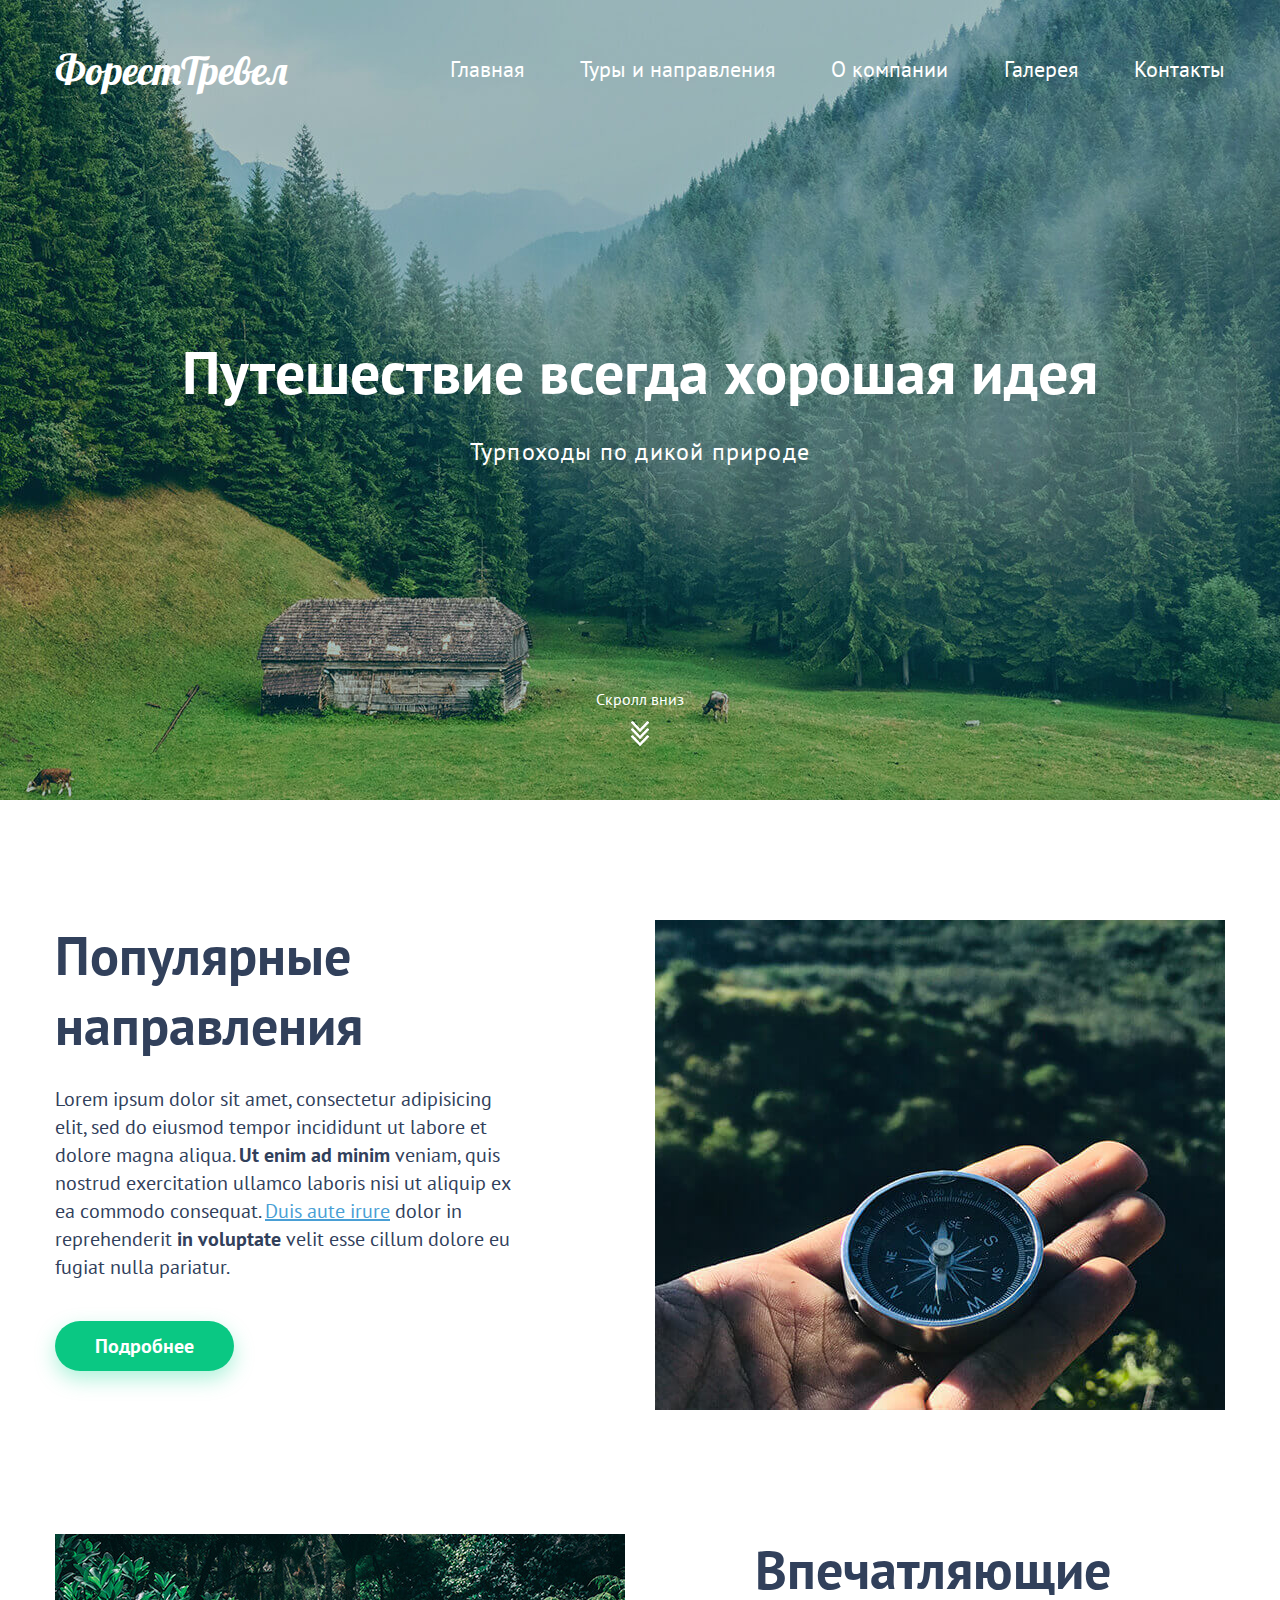
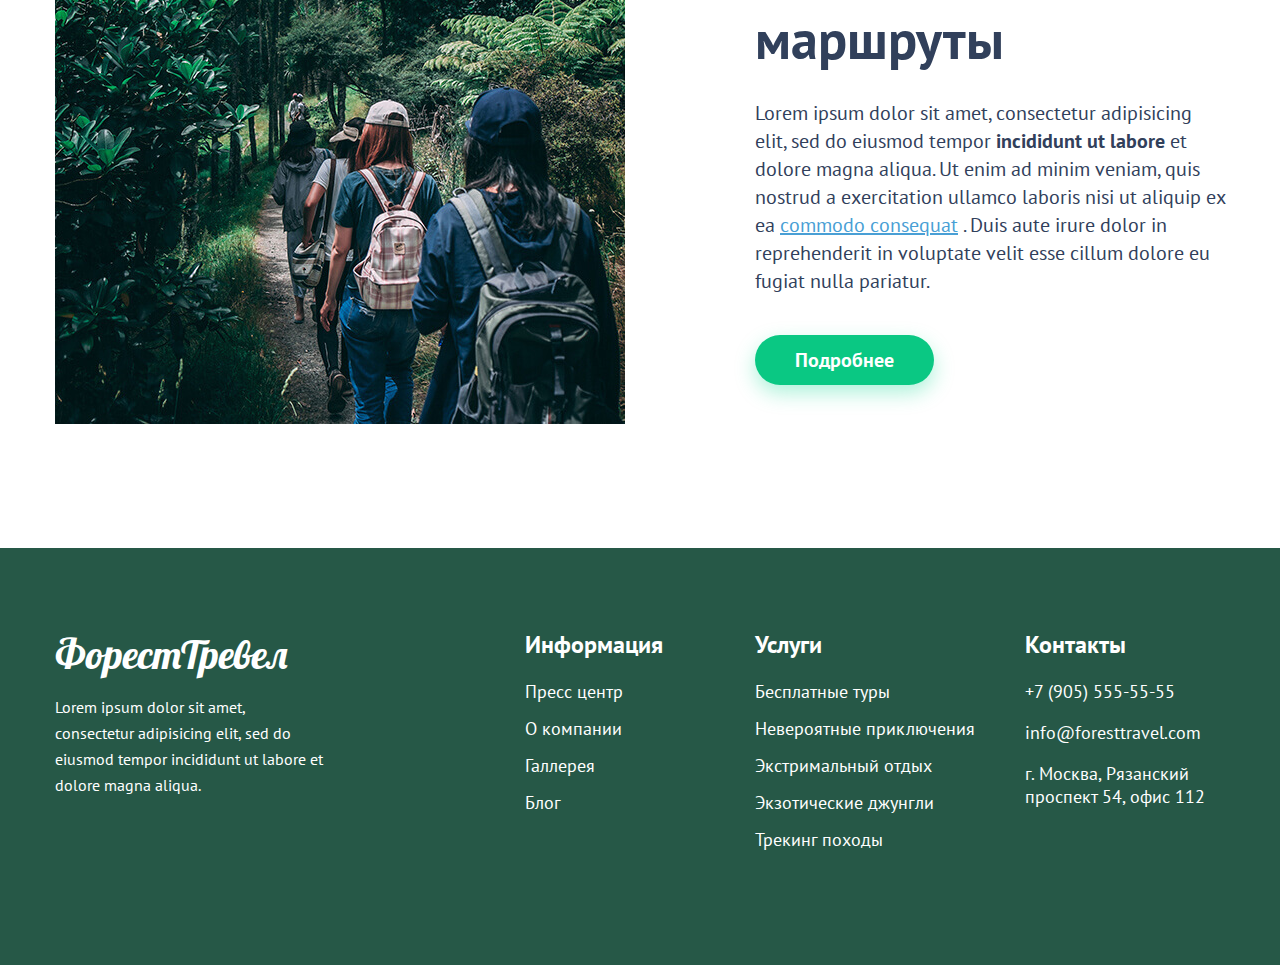
<file: docs/index.html>
<!DOCTYPE html>
<html lang="ru">
<head>
    <meta charset="UTF-8">
    <meta name="viewport" content="width=device-width, initial-scale=1.0">
    <link rel="stylesheet" href="./css/style.css">
    <link href="https://fonts.googleapis.com/css?family=Lobster|PT+Sans:400,400i,700,700i&display=swap&subset=cyrillic-ext" rel="stylesheet">
    <title>ФорестТревел - Турпоходы по дикой природе</title>
</head>
<body>

    <!--header-->
    <div class="header"">
        <div class="container">
            <div class="logo"><a class="logo-link" href="index.html">ФорестТревел</a></div>
            <div class="navigation">
                <a href="index.html" class="navigation-link">Главная</a>
                <a href="tours.html" class="navigation-link">Туры и направления</a>
                <a href="#" class="navigation-link">О компании</a>
                <a href="#" class="navigation-link">Галерея</a>
                <a href="contacts.html" class="navigation-link">Контакты</a>
            </div>
        </div>

        <div class="header-content">
            <h2 class="header-title">Путешествие всегда хорошая идея</h2>
            <h3 class="header-subtitle">Турпоходы по дикой природе</h3>
        </div>

        <div class="header-scroll">
            <div class="header-scroll-text">Скролл вниз</div>
            <img src="./img/arrow-down.png" alt="Scroll icon">
        </div>

    </div>  
<!--//header-->

    <!--section-content-->
    <div class="section-content">

        <div class="container">
            <div class="content-row">
                <div class="content-description float-left">
                    <h3 class="content-title">Популярные направления</h3>
                    <div class="content-text"><p>Lorem ipsum dolor sit amet, consectetur adipisicing elit, sed do eiusmod tempor incididunt ut labore et dolore magna aliqua. <strong>Ut enim ad minim</strong> veniam, quis nostrud exercitation ullamco laboris nisi ut aliquip ex ea commodo consequat. <a href="#"> Duis aute irure</a> dolor in reprehenderit <strong>in voluptate</strong>  velit esse cillum dolore eu fugiat nulla pariatur. </p></div>
                   
                  
                    <a class="button" href="#">Подробнее</a>
                    
                </div>
                <div class="content-img float-right">
                    <img src="./img/img-01.jpg" alt="Популярные направления">
                </div>
            </div>

            <div class="content-row">
                <div class="content-img float-left">
                    <img src="./img/img-02.jpg" alt="Впечатляющие маршруты">
                </div>

                <div class="content-description float-right">
                    <h3 class="content-title">Впечатляющие маршруты</h3>
                    <div class="content-text"><p>Lorem ipsum dolor sit amet, consectetur adipisicing elit, sed do eiusmod tempor <strong>incididunt ut labore</strong>  et dolore magna aliqua. Ut enim ad minim veniam, quis nostrud a exercitation ullamco laboris nisi ut aliquip ex ea <a href="#">commodo consequat</a> . Duis aute irure dolor in reprehenderit in voluptate velit esse cillum dolore eu fugiat nulla pariatur. </p></div>
                   
                    <a class="button" href="#">Подробнее</a>
                </div>
            </div>
        </div>
    </div>
    <!--//section-content-->

    <!--footer-->
    <div class="footer">
        <div class="container">
            <div class="footer-left">
                <div class="footer-logo">
                    ФорестТревел
                </div>
                
                <div class="footer-about">
                    Lorem ipsum dolor sit amet, consectetur adipisicing elit, sed do eiusmod tempor incididunt ut labore et dolore magna aliqua. 
                </div>
            </div>

            <div class="footer-right">
                <div class="footer-col footer-col-info">
                    <div class="footer-title">Информация</div>
                    <ul class="footer-list">
                        <li class="footer-list-item"><a class="footer-list-link" href="#">Пресс центр
                        </a></li>
                        <li class="footer-list-item"><a class="footer-list-link" href="#">О компании</a></li>
                        <li class="footer-list-item"><a class="footer-list-link" href="#">Галлерея</a></li>
                        <li class="footer-list-item"><a class="footer-list-link" href="#">Блог</a></li>
                    </ul>
                </div>

                <div class="footer-col footer-col-services">
                    <div class="footer-title">Услуги</div>
                    <ul class="footer-list">
                        <li class="footer-list-item"><a class="footer-list-link" href="#">Бесплатные туры
                        </a></li>
                        <li class="footer-list-item"><a class="footer-list-link" href="#">Невероятные приключения</a></li>
                        <li class="footer-list-item"><a class="footer-list-link" href="#">Экстримальный отдых</a></li>
                        <li class="footer-list-item"><a class="footer-list-link" href="#">Экзотические джунгли</a></li>
                        <li class="footer-list-item"><a class="footer-list-link" href="tracking.html"">Трекинг походы</a></li>
                    </ul>
                </div>

                <div class="footer-col footer-col-contacts">
                    <div class="footer-title">Контакты</div>
                    <p>+7 (905) 555-55-55</p>
                    <p>info@foresttravel.com</p>
                    <p>г. Москва, Рязанский проспект 54, офис 112</p>
                </div>

            </div>
        </div>
    </div>
    <!--//footer-->

</body>
</html>
</file>
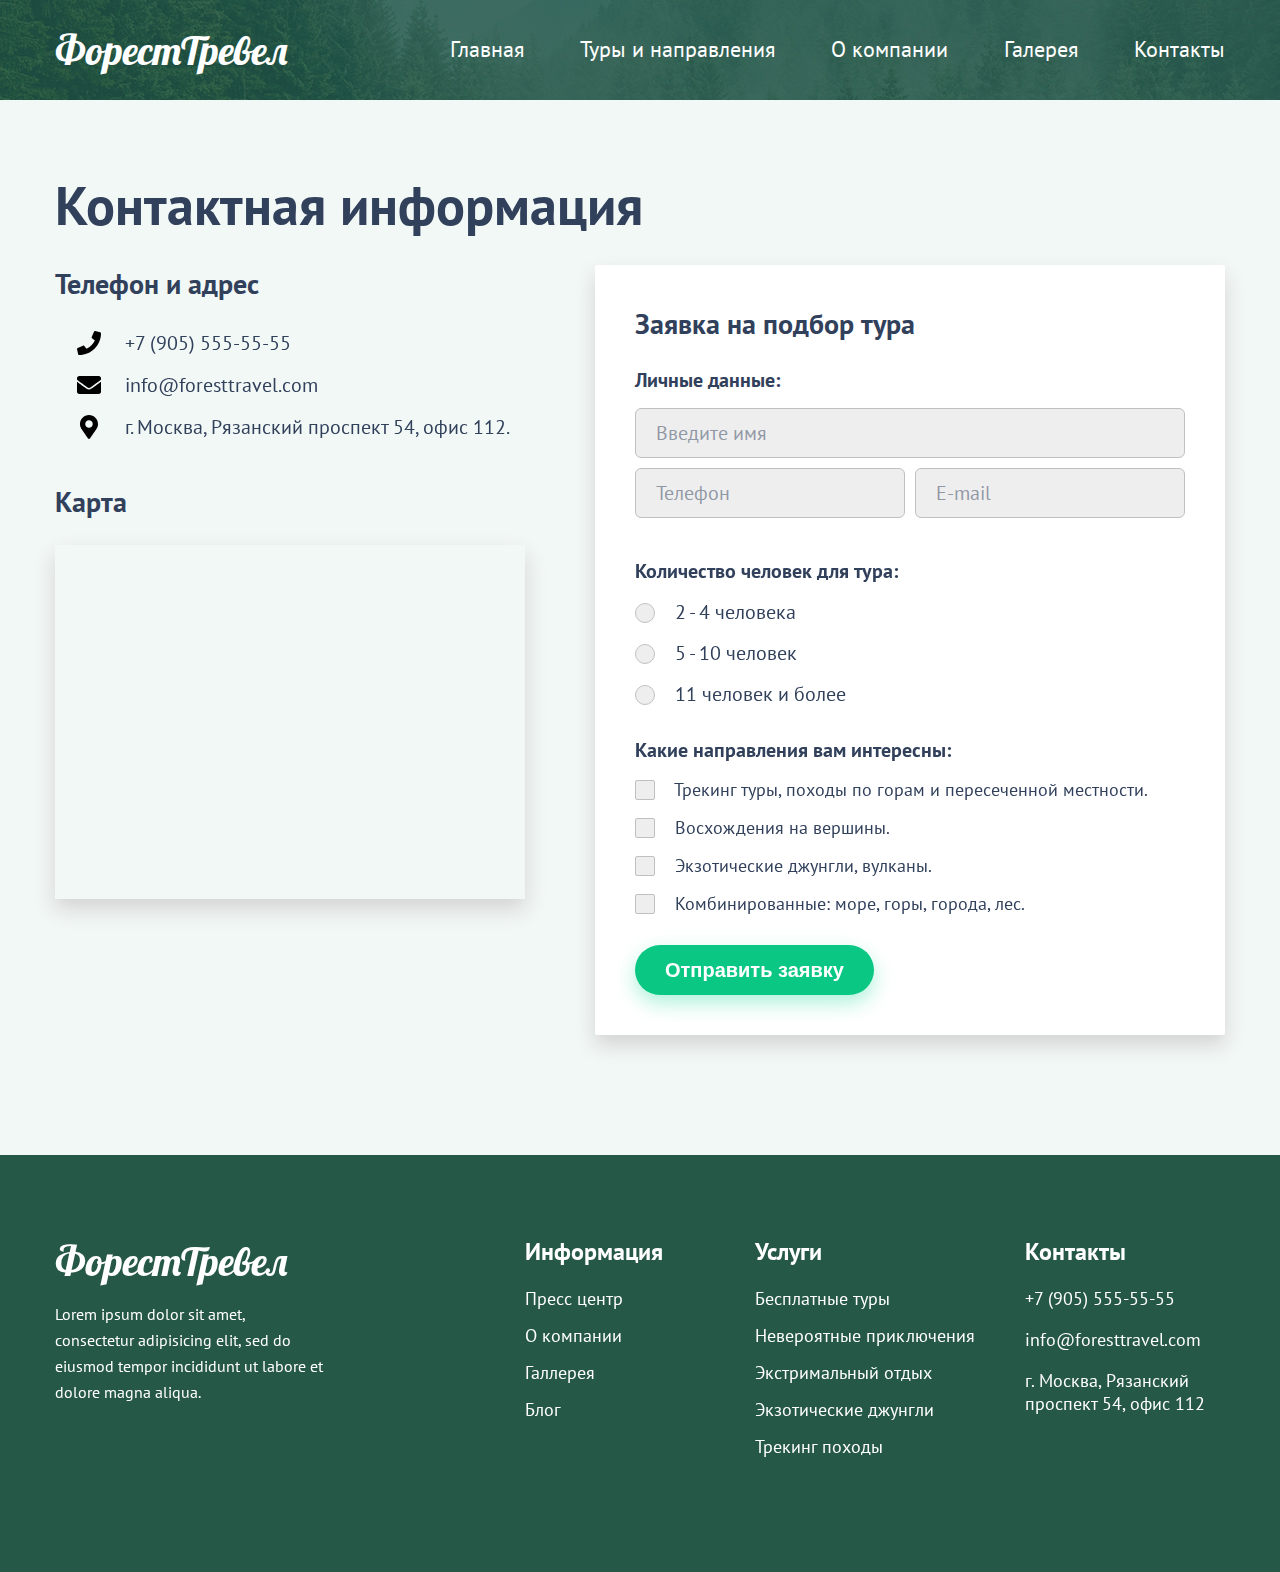
<file: docs/contacts.html>
<!DOCTYPE html>
<html lang="ru">
<head>
    <meta charset="UTF-8">
    <meta name="viewport" content="width=device-width, initial-scale=1.0">
    <link rel="stylesheet" href="./css/style.css">
    <link href="https://fonts.googleapis.com/css?family=Lobster|PT+Sans:400,400i,700,700i&display=swap&subset=cyrillic-ext" rel="stylesheet">
    <title>ФорестТревел - Турпоходы по дикой природе</title>
</head>
<body class="bg-inner">

    <!--header inner-->
    <div class="header-inner">

        <div class="container">
            <div class="logo"><a class="logo-link" href="index.html">ФорестТревел</a></div>

            <div class="navigation">
                <a href="index.html" class="navigation-link">Главная</a>
                <a href="tours.html" class="navigation-link">Туры и направления</a>
                <a href="#" class="navigation-link">О компании</a>
                <a href="#" class="navigation-link">Галерея</a>
                <a href="contacts.html" class="navigation-link">Контакты</a>
            </div>
        </div>
    </div>
    <!--//header inner-->
    
    <!--section-content-inner-->
    <div class="section-content-inner">
        <div class="container">
            <h1 class="content-title">Контактная информация</h1>

            <div class="row">
                <div class="contacts-adress">
                    <h3 class="title-medium">Телефон и адрес</h3>
                    
                    <ul class="contacts-list">
                        <li class="contacts-list-item contacts-list-item-phone">+7 (905) 555-55-55</li>
                        <li class="contacts-list-item contacts-list-item-email">info@foresttravel.com</li>
                        <li class="contacts-list-item contacts-list-item-adress">г. Москва, Рязанский проспект 54, офис 112.</li>
                    </ul>
                                    
                    <h3 class="title-medium">Карта</h3>
                    <div class="map-holder">
                        <iframe src="https://www.google.com/maps/embed?pb=!1m18!1m12!1m3!1d2247.4475458687643!2d37.793328915899416!3d55.71597408054351!2m3!1f0!2f0!3f0!3m2!1i1024!2i768!4f13.1!3m3!1m2!1s0x414ab59b3be61f9b%3A0x8e6799da30ecf98a!2sRyazanskiy%20Prospekt%2C%2054%2C%20Moskva%2C%20109377!5e0!3m2!1sen!2sru!4v1586594103519!5m2!1sen!2sru" width="470" height="350" frameborder="0" style="border:0;" allowfullscreen="" aria-hidden="false" tabindex="0" ></iframe>
                    </div>
                </div>

                <div class="contacts-form">

                    <div class="form">
                        <h3 class="title-medium">Заявка на подбор тура</h3>

                        <div class="formgroup">
                            <h4 class="title-micro">Личные данные:</h4>
                            <input type="text" placeholder="Введите имя" class="input">
                            <div class="row">
                                <input type="text" placeholder="Телефон" class="input input-inline">
                                <input type="text" placeholder="E-mail" class="input input-inline">
                            </div>
                        </div>

                        <div class="formgroup">
                            <h4 class="title-micro">Количество человек для тура:</h4>

                            <label class="label-radio">
                                <input type="radio" name="people-number" class="real-radio">
                                <div class="custom-radio"></div>
                                2 - 4 человека
                            </label>
        
                            <label class="label-radio">
                                <input type="radio" name="people-number" class="real-radio">
                                <div class="custom-radio"></div>
                                5 - 10 человек
                            </label>
        
                            <label class="label-radio">
                                <input type="radio" name="people-number" class="real-radio">
                                <div class="custom-radio"></div>
                                11 человек и более
                            </label>
                        </div>

                        <div class="formgroup">
                            <h4 class="title-micro">Какие направления вам интересны:</h4>

                            <label class="label-checkbox">
                                <input type="checkbox" class="real-checkbox">
                                <div class="custom-checkbox"></div>
                                Трекинг туры, походы по горам и пересеченной местности.
                            </label>

                            <label class="label-checkbox">
                                <input type="checkbox" class="real-checkbox">
                                <div class="custom-checkbox"></div>
                                Восхождения на вершины.
                            </label>

                            <label class="label-checkbox">
                                <input type="checkbox" class="real-checkbox">
                                <div class="custom-checkbox"></div>
                                Экзотические джунгли, вулканы.
                            </label>

                            <label class="label-checkbox">
                                <input type="checkbox" class="real-checkbox">
                                <div class="custom-checkbox"></div>
                                Комбинированные: море, горы, города, лес.
                            </label>
                                                                
                        </div>

                        <button type="submit" class="button button-form">Отправить заявку</button>
                    
                    </div>

                    
                                                          
                </div>
            </div>
            
        </div>
    </div>
    <!--//section-content-inner-->

    

    <!--footer-->
    <div class="footer">
        <div class="container">
            <div class="footer-left">
                <div class="footer-logo">
                    ФорестТревел
                </div>
                
                <div class="footer-about">
                    Lorem ipsum dolor sit amet, consectetur adipisicing elit, sed do eiusmod tempor incididunt ut labore et dolore magna aliqua. 
                </div>
            </div>

            <div class="footer-right">
                <div class="footer-col footer-col-info">
                    <div class="footer-title">Информация</div>
                    <ul class="footer-list">
                        <li class="footer-list-item"><a class="footer-list-link" href="#">Пресс центр
                        </a></li>
                        <li class="footer-list-item"><a class="footer-list-link" href="#">О компании</a></li>
                        <li class="footer-list-item"><a class="footer-list-link" href="#">Галлерея</a></li>
                        <li class="footer-list-item"><a class="footer-list-link" href="#">Блог</a></li>
                    </ul>
                </div>

                <div class="footer-col footer-col-services">
                    <div class="footer-title">Услуги</div>
                    <ul class="footer-list">
                        <li class="footer-list-item"><a class="footer-list-link" href="#">Бесплатные туры
                        </a></li>
                        <li class="footer-list-item"><a class="footer-list-link" href="#">Невероятные приключения</a></li>
                        <li class="footer-list-item"><a class="footer-list-link" href="#">Экстримальный отдых</a></li>
                        <li class="footer-list-item"><a class="footer-list-link" href="#">Экзотические джунгли</a></li>
                        <li class="footer-list-item"><a class="footer-list-link" href="tracking.html">Трекинг походы</a></li>
                    </ul>
                </div>

                <div class="footer-col footer-col-contacts">
                    <div class="footer-title">Контакты</div>
                    <p>+7 (905) 555-55-55</p>
                    <p>info@foresttravel.com</p>
                    <p>г. Москва, Рязанский проспект 54, офис 112</p>
                </div>

            </div>
        </div>
    </div>
    <!--//footer-->

</body>
</html>
</file>
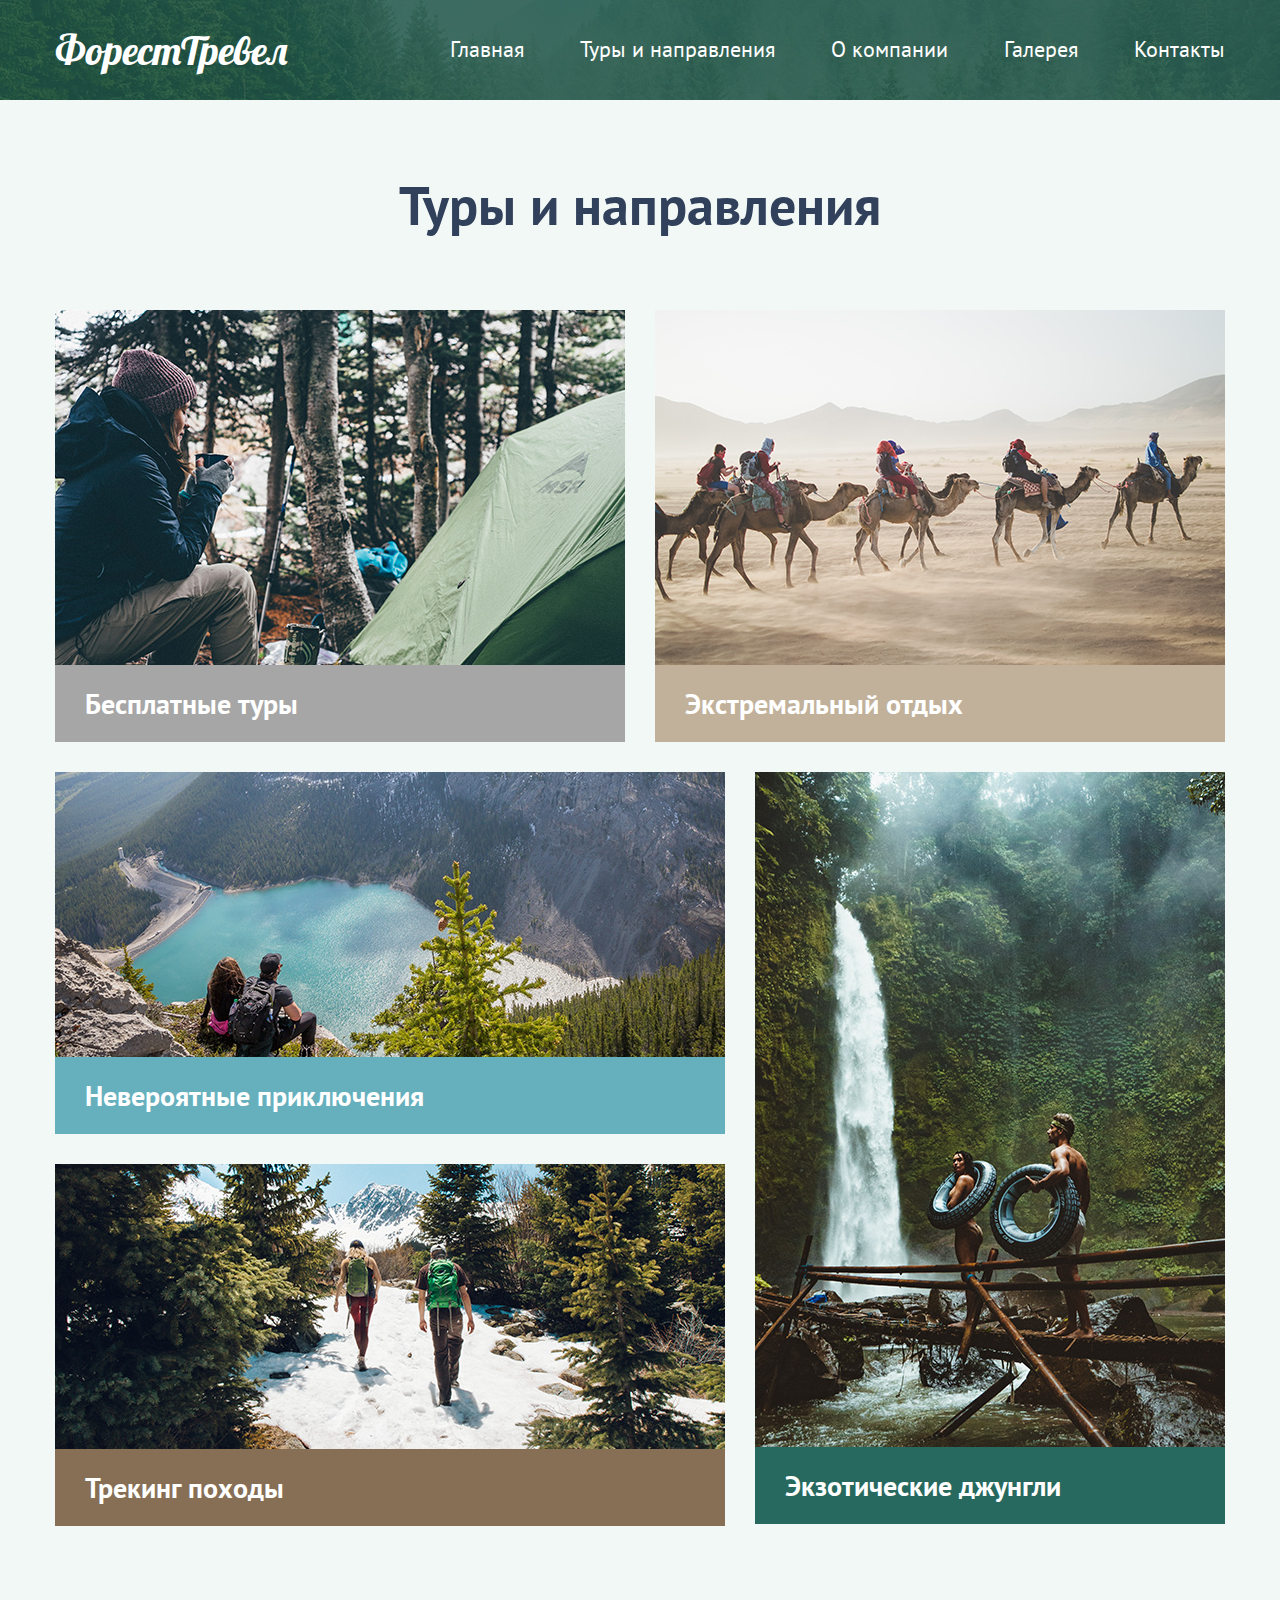
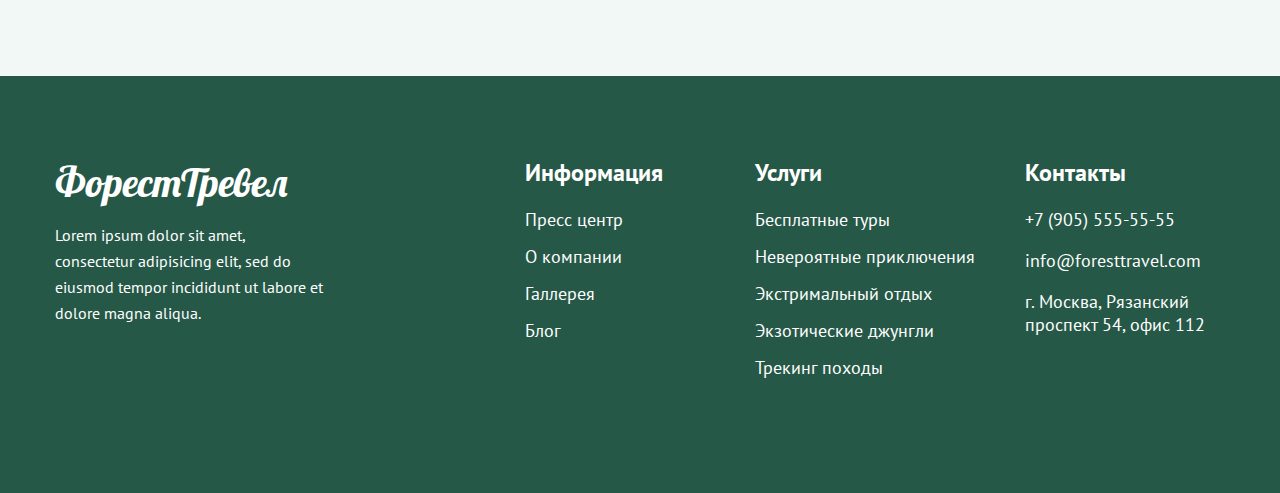
<file: docs/tours.html>
<!DOCTYPE html>
<html lang="ru">
<head>
    <meta charset="UTF-8">
    <meta name="viewport" content="width=device-width, initial-scale=1.0">
    <link rel="stylesheet" href="./css/style.css">
    <link href="https://fonts.googleapis.com/css?family=Lobster|PT+Sans:400,400i,700,700i&display=swap&subset=cyrillic-ext" rel="stylesheet">
    <title>ФорестТревел - Турпоходы по дикой природе</title>
</head>
<body class="bg-inner">

    <!--header inner-->
    <div class="header-inner">

        <div class="container">
            <div class="logo"><a class="logo-link" href="index.html">ФорестТревел</a></div>

            <div class="navigation">
                <a href="index.html" class="navigation-link">Главная</a>
                <a href="#" class="navigation-link">Туры и направления</a>
                <a href="#" class="navigation-link">О компании</a>
                <a href="#" class="navigation-link">Галерея</a>
                <a href="contacts.html" class="navigation-link">Контакты</a>
            </div>
        </div>
    </div>
    <!--//header inner-->
    
    <div class="section-content-inner">
        <div class="container">
            <h1 class="tour-title">Туры и направления</h1>
            <div class="row-top">
                <div class="wrapper-top-tour float-left">
                    <img src="./img/tours/image1.jpg" alt="Free Tours">
                    <a class="wrapper-text wrapper-left-link" href="#">Бесплатные туры</a>
                </div>

                <div class="wrapper-top-tour float-right">
                    <img src="./img/tours/image2.jpg" alt="Extreme">
                    <a class="wrapper-text wrapper-right-link" href="#">Экстремальный отдых</a>
                </div>
            </div>

            <div class="row-bottom">
                <div class="left-col float-left">
                     <div class="wrapper-bottom-tour">
                        <img src="./img/tours/image3.jpg" alt="Adventures">
                        <a class="wrapper-text wrapper-bottom-link" href="#">Невероятные приключения</a>
                    </div>

                    <div class="wrapper-bottom-tour">
                        <img src="./img/tours/image4.jpg" alt="Hike">
                        <a class="wrapper-text wrapper-bot-bottom-link" href="tracking.html">Трекинг походы</a>
                    </div>
                </div>
               

                <div class="wrapper-bottom-tour float-right">
                    <img src="./img/tours/image5.jpg" alt="Jungle">
                    <a class="wrapper-text wrapper-right-bottom-link" href="#">Экзотические джунгли</a>
                </div>

            </div>
        </div>
    </div>

    

    <!--footer-->
    <div class="footer">
        <div class="container">
            <div class="footer-left">
                <div class="footer-logo">
                    ФорестТревел
                </div>
                
                <div class="footer-about">
                    Lorem ipsum dolor sit amet, consectetur adipisicing elit, sed do eiusmod tempor incididunt ut labore et dolore magna aliqua. 
                </div>
            </div>

            <div class="footer-right">
                <div class="footer-col footer-col-info">
                    <div class="footer-title">Информация</div>
                    <ul class="footer-list">
                        <li class="footer-list-item"><a class="footer-list-link" href="#">Пресс центр
                        </a></li>
                        <li class="footer-list-item"><a class="footer-list-link" href="#">О компании</a></li>
                        <li class="footer-list-item"><a class="footer-list-link" href="#">Галлерея</a></li>
                        <li class="footer-list-item"><a class="footer-list-link" href="#">Блог</a></li>
                    </ul>
                </div>

                <div class="footer-col footer-col-services">
                    <div class="footer-title">Услуги</div>
                    <ul class="footer-list">
                        <li class="footer-list-item"><a class="footer-list-link" href="#">Бесплатные туры
                        </a></li>
                        <li class="footer-list-item"><a class="footer-list-link" href="#">Невероятные приключения</a></li>
                        <li class="footer-list-item"><a class="footer-list-link" href="#">Экстримальный отдых</a></li>
                        <li class="footer-list-item"><a class="footer-list-link" href="#">Экзотические джунгли</a></li>
                        <li class="footer-list-item"><a class="footer-list-link" href="tracking.html">Трекинг походы</a></li>
                    </ul>
                </div>

                <div class="footer-col footer-col-contacts">
                    <div class="footer-title">Контакты</div>
                    <p>+7 (905) 555-55-55</p>
                    <p>info@foresttravel.com</p>
                    <p>г. Москва, Рязанский проспект 54, офис 112</p>
                </div>

            </div>
        </div>
    </div>
    <!--//footer-->

</body>
</html>
</file>
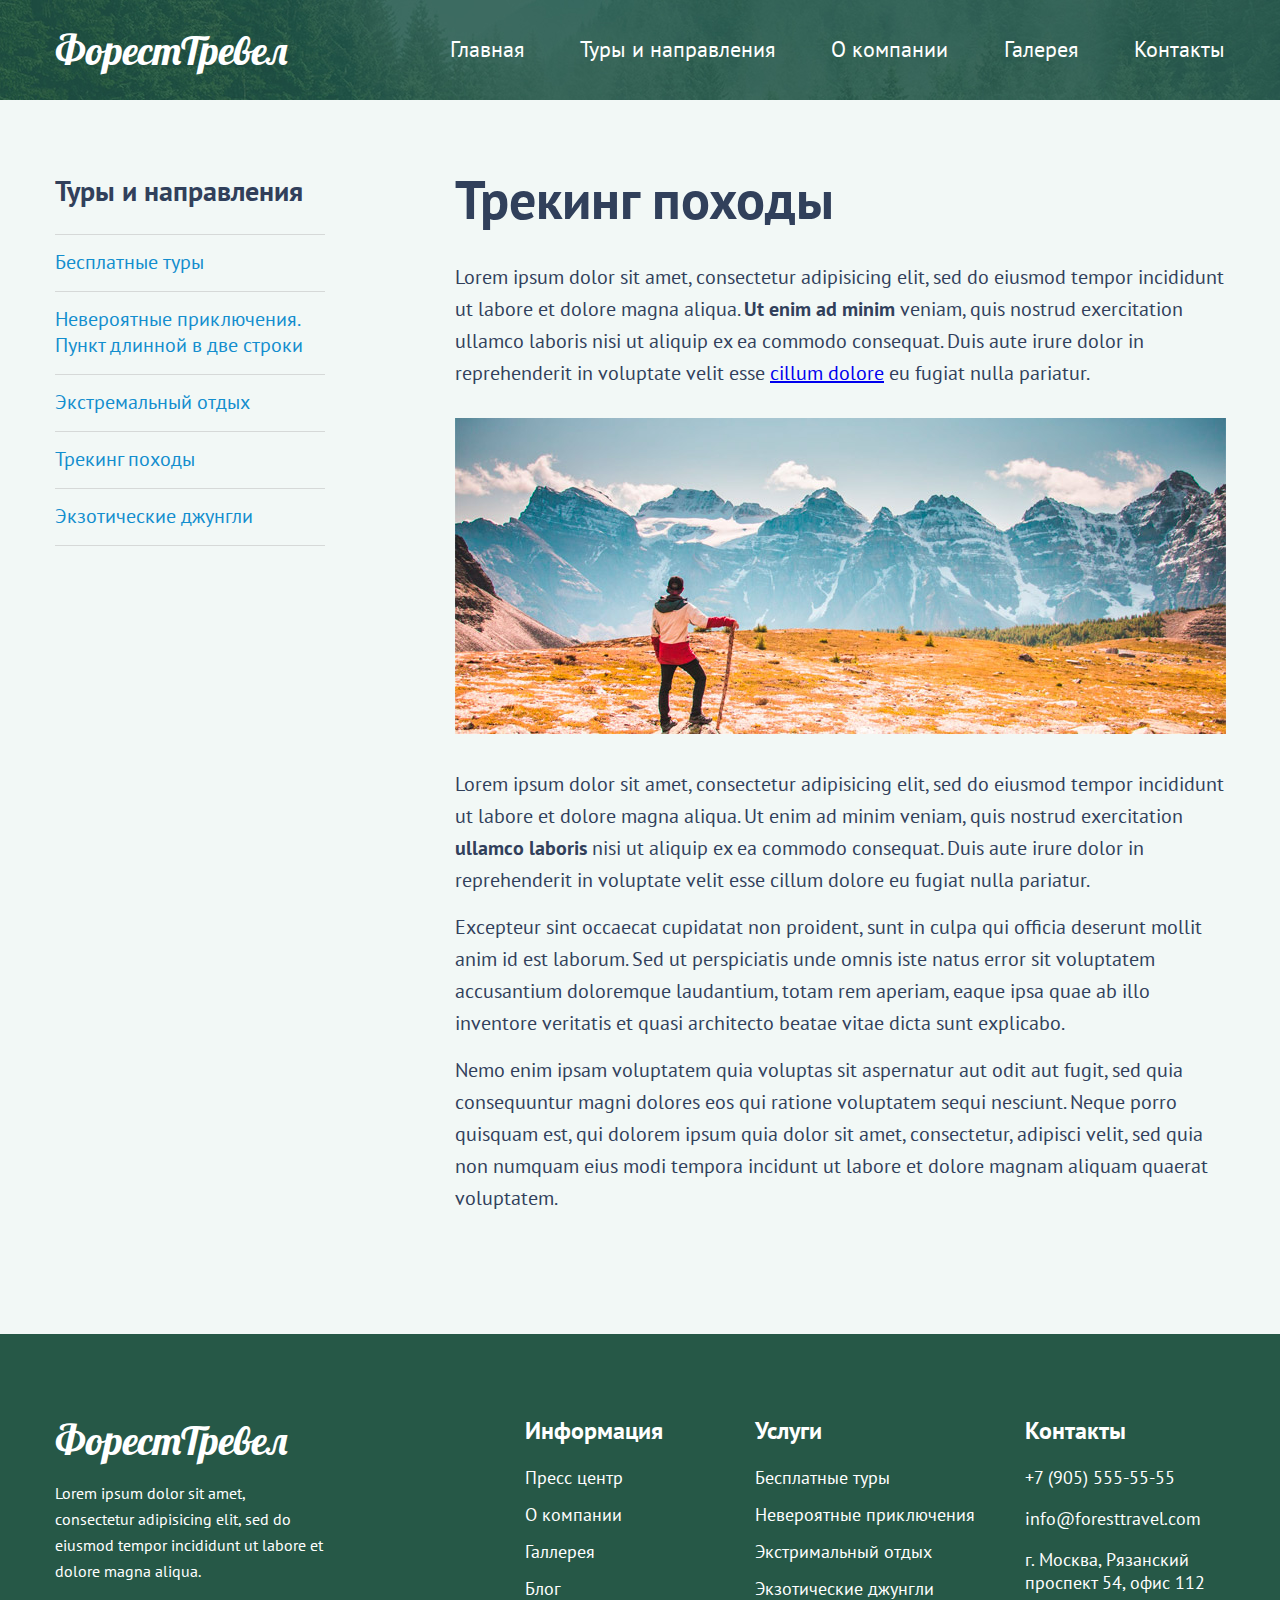
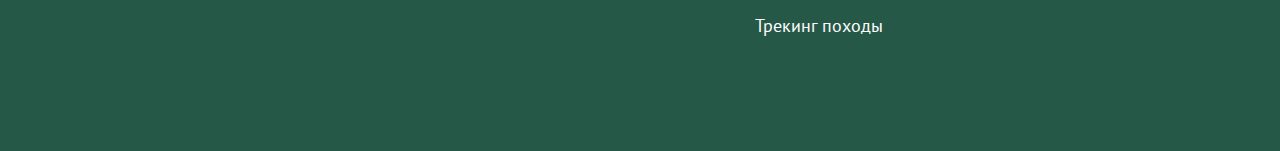
<file: docs/tracking.html>
<!DOCTYPE html>
<html lang="ru">
<head>
    <meta charset="UTF-8">
    <meta name="viewport" content="width=device-width, initial-scale=1.0">
    <link rel="stylesheet" href="./css/style.css">
    <link href="https://fonts.googleapis.com/css?family=Lobster|PT+Sans:400,400i,700,700i&display=swap&subset=cyrillic-ext" rel="stylesheet">
    <title>ФорестТревел - Турпоходы по дикой природе</title>
</head>
<body class="bg-inner">

    <!--header inner-->
    <div class="header-inner">

        <div class="container">
            <div class="logo"><a class="logo-link" href="index.html">ФорестТревел</a></div>

            <div class="navigation">
                <a href="index.html" class="navigation-link">Главная</a>
                <a href="tours.html" class="navigation-link">Туры и направления</a>
                <a href="#" class="navigation-link">О компании</a>
                <a href="#" class="navigation-link">Галерея</a>
                <a href="contacts.html" class="navigation-link">Контакты</a>
            </div>
        </div>
    </div>
    <!--//header inner-->
    
    <!--section-content-inner-->
    <div class="content-page">
        <div class="container">
            <div class="content-page-left float-left">
                <h3 class="title-medium">
                    Туры и направления
                </h3>
                <ul class="content-list">
                    <li class="content-list-item"><a class="content-list-link" href="#">Бесплатные туры</a> </li>
                    <li class="content-list-item"><a class="content-list-link" href="#">Невероятные приключения. Пункт длинной в две строки</a></li>
                    <li class="content-list-item"><a class="content-list-link" href="#">Экстремальный отдых</a> </li>
                    <li class="content-list-item"><a class="content-list-link" href="tracking.html">Трекинг походы</a></li>
                    <li class="content-list-item"><a class="content-list-link" href="#">Экзотические джунгли</a></li>
                </ul>
            </div>

            <div class="content-page-right float-right">
                <h1 class="content-page-title">Трекинг походы</h1>

                <div class="content-text-first">
                    
                <p>Lorem ipsum dolor sit amet, consectetur adipisicing elit, sed do eiusmod tempor incididunt ut labore et dolore magna aliqua. <strong>Ut enim ad minim</strong> veniam, quis nostrud exercitation ullamco laboris nisi ut aliquip ex ea commodo consequat. Duis aute irure dolor in reprehenderit in voluptate velit esse <a href="#">cillum dolore</a> eu fugiat nulla pariatur.</p>
                </div>
                <div class="content-page-img">
                <img src="./img/tracking.jpg" alt="">
                </div>

                <div class="content-text-second">
                    <p style="margin-bottom: 15px">Lorem ipsum dolor sit amet, consectetur adipisicing elit, sed do eiusmod tempor incididunt ut labore et dolore magna aliqua. Ut enim ad minim veniam, quis nostrud exercitation <strong>ullamco laboris</strong> nisi ut aliquip ex ea commodo consequat. Duis aute irure dolor in reprehenderit in voluptate velit esse cillum dolore eu fugiat nulla pariatur.</p>

                    <p style="margin-bottom: 15px">Excepteur sint occaecat cupidatat non proident, sunt in culpa qui officia deserunt mollit anim id est laborum. Sed ut perspiciatis unde omnis iste natus error sit voluptatem accusantium doloremque laudantium, totam rem aperiam, eaque ipsa quae ab illo inventore veritatis et quasi architecto beatae vitae dicta sunt explicabo. </p>

                    <p>Nemo enim ipsam voluptatem quia voluptas sit aspernatur aut odit aut fugit, sed quia consequuntur magni dolores eos qui ratione voluptatem sequi nesciunt. Neque porro quisquam est, qui dolorem ipsum quia dolor sit amet, consectetur, adipisci velit, sed quia non numquam eius modi tempora incidunt ut labore et dolore magnam aliquam quaerat voluptatem.</p>
                </div>

            </div>
        </div>
    </div>
    <!--//section-content-inner-->

    

    <!--footer-->
    <div class="footer">
        <div class="container">
            <div class="footer-left">
                <div class="footer-logo">
                    ФорестТревел
                </div>
                
                <div class="footer-about">
                    Lorem ipsum dolor sit amet, consectetur adipisicing elit, sed do eiusmod tempor incididunt ut labore et dolore magna aliqua. 
                </div>
            </div>

            <div class="footer-right">
                <div class="footer-col footer-col-info">
                    <div class="footer-title">Информация</div>
                    <ul class="footer-list">
                        <li class="footer-list-item"><a class="footer-list-link" href="#">Пресс центр
                        </a></li>
                        <li class="footer-list-item"><a class="footer-list-link" href="#">О компании</a></li>
                        <li class="footer-list-item"><a class="footer-list-link" href="#">Галлерея</a></li>
                        <li class="footer-list-item"><a class="footer-list-link" href="#">Блог</a></li>
                    </ul>
                </div>

                <div class="footer-col footer-col-services">
                    <div class="footer-title">Услуги</div>
                    <ul class="footer-list">
                        <li class="footer-list-item"><a class="footer-list-link" href="#">Бесплатные туры
                        </a></li>
                        <li class="footer-list-item"><a class="footer-list-link" href="#">Невероятные приключения</a></li>
                        <li class="footer-list-item"><a class="footer-list-link" href="#">Экстримальный отдых</a></li>
                        <li class="footer-list-item"><a class="footer-list-link" href="#">Экзотические джунгли</a></li>
                        <li class="footer-list-item"><a class="footer-list-link" href="tracking.html">Трекинг походы</a></li>
                    </ul>
                </div>

                <div class="footer-col footer-col-contacts">
                    <div class="footer-title">Контакты</div>
                    <p>+7 (905) 555-55-55</p>
                    <p>info@foresttravel.com</p>
                    <p>г. Москва, Рязанский проспект 54, офис 112</p>
                </div>

            </div>
        </div>
    </div>
    <!--//footer-->

</body>
</html>
</file>
<file: docs/css/style.css>
/*font-family: 'PT Sans', sans-serif;
font-family: 'Lobster', cursive;*/

* {
  box-sizing: border-box;
}
body {
  margin: 0;
  font-family: "PT Sans", sans-serif;
  color: #31405b;
}

.float-left {
  float: left;
}

.float-right {
  float: right;
}

.bg-inner {
  background-color: #f2f8f6;
}

.title-medium {
  margin-top: 0;
  margin-bottom: 25px;
  font-size: 28px;
  font-weight: 700;
  color: #31405b;
}

.title-micro {
  margin: 0;
  margin-bottom: 15px;
  font-size: 20px;
  font-weight: 700;
  color: #31405b;
}

.button {
  display: inline-block;
  color: #fff;
  font-size: 20px;
  font-weight: 700;
  background-color: #0ac883;
  
  padding-left: 40px;
  padding-right: 40px;
  padding-top: 15px;
  padding-bottom: 15px;
  line-height: 1.5;

  text-decoration: none;
  border-radius: 50px;
  line-height: 1;
  transition: background-color 0.2s linear;
  box-shadow: 0px 8px 20px 0px rgba(24, 219, 148, 0.35);
  border: none;
  cursor: pointer;
}

.button:hover {
  background-color: #17e639;
}

.button:active {
  background-color: #0ac883;
}

.button:focus {
  outline: 0;
  box-shadow: 0px 0px 10px 0  rgba(49, 146, 125, 0.5);
}

.button-form {
  padding-left: 30px;
  padding-right: 30px;
  outline: none;
}

/*-----------HEADER-------------*/
.header {
  position: relative;
  background-color: #1a4f27;
  width: 100%;
  height: 800px;
  padding-top: 45px;
  background-image: url("../img/header-bg.jpg");
  background-repeat: no-repeat;
  background-position: center;
  background-size: cover;

  color: #fff;
}

.container {
  width: 1170px;
  margin-left: auto;
  margin-right: auto;
}

.container::after {
  content: "";
  display: table;
  clear: both;
}

.row::after {
  content: "";
  display: table;
  clear: both;
}

.logo {
  float: left;
  width: 270px;

  font-family: "Lobster", cursive;
  font-size: 40px;
  color: #fff;
}

.logo-link {
  color: #fff;
  text-decoration: none;
}

.navigation {
  text-align: right;
  float: right;
  width: 870px;
  font-size: 22px;
  padding-top: 10px;
}

.navigation-link {
  display: inline-block;
  margin-right: 50px;
  color: #fff;
  text-decoration: none;
}

.navigation-link:last-child {
  margin: 0;
}

.header-content {
  width: 1170px;
  position: absolute;
  top: 50%;
  left: 50%;
  transform: translate(-50%, -50%);
  text-align: center;
}

.header-title {
  margin: 0;
  font-size: 60px;
  font-weight: 700;
  margin-bottom: 25px;
}

.header-subtitle {
  margin: 0;
  font-size: 24px;
  font-weight: 400;
  letter-spacing: 1.2px;
}

.header-scroll {
  width: 200px;
  position: absolute;
  left: 50%;
  bottom: 50px;
  transform: translateX(-50%);
  text-align: center;
}

.header-scroll-text {
  font-size: 16px;
  margin-bottom: 12px;
}

/*-----------Header Inner-------------*/

.header-inner {
  padding-top: 25px;
  padding-bottom: 25px;
  background-image: url("../img/header-inner-bg.jpg");
  background-repeat: no-repeat;
  background-size: cover;
  background-position: center;
}

/*-----------Section content-------------*/

.section-content {
  padding-top: 120px;
  padding-bottom: 120px;
}

.content-row {
  margin-bottom: 120px;
}

.content-row:last-child {
  margin-bottom: 0;
}

.content-row::after {
  display: table;
  content: "";
  clear: both;
}

.content-description {
  width: 470px;
}

.content-img {
  width: 570px;
}

.content-title {
  font-size: 54px;
  font-weight: 700;
  color: #31405b;
  margin-top: 0;
  margin-bottom: 25px;
}

.content-text {
  margin-bottom: 40px;
}

.content-text p {
  font-size: 20px;
  color: #31405b;
  line-height: 1.4;
  margin: 0;
}

.content-text a {
  color: #499fd5;
}

.section-content-inner {
  padding-top: 70px;
  padding-bottom: 120px;
}

/*----------Contacts---------*/

.contacts-adress {
  float: left;
  width: 470px;
}

.contacts-form {
  float: right;
  width: 630px;
}

.contacts-list {
  margin: 0;
  margin-bottom: 40px;
  padding: 0;
  padding-left: 70px;
  font-size: 20px;
  line-height: 1.6;
  list-style: none;
}

.contacts-list-item {
  position: relative;
  margin-bottom: 10px;
}

.contacts-list-item::before {
  position: absolute;
  content: "";
  width: 24px;
  height: 24px;
  top: 4px;
  left: -48px;
  background-repeat: no-repeat;
  background-size: contain;
  background-position: center;
}

.contacts-list-item-phone::before {
  background-image: url("../img/icons/phone-solid.svg");
}

.contacts-list-item-email::before {
  background-image: url("../img/icons/envelope-solid.svg");
}

.contacts-list-item-adress::before {
  background-image: url("../img/icons/map-marker-alt-solid.svg");
}

.map-holder {
  box-shadow: 0px 10px 20px 0px rgba(211, 211, 211, 1);
}

.form {
  padding: 40px;
  background-color: #fff;
  box-shadow: 0px 10px 20px 0px rgba(211, 211, 211, 1);
  border-radius: 2px;
}

.formgroup {
  margin-bottom: 30px;
}

.input {
  padding-left: 20px;
  width: 100%;
  height: 50px;
  margin-bottom: 10px;

  background-color: #eeeeee;
  border: 1px solid #c0c0c0;
  border-radius: 6px;

  font-size: 20px;
  font-family: "PT Sans", sans-serif;
  color: #31405b;
}

.input::placeholder {
  color: rgb(49, 64, 91, 0.5);
}

.input:focus {
  outline: none;
  border: 2px solid  rgb(42, 182, 152);
  box-shadow: 0px 0px 10px 0  rgba(49, 146, 125, 0.5);
}

.input-inline {
  float: left;
  width: calc(50% - 5px);
  margin-right: 10px;
}

.input-inline:last-child {
  margin-right: 0;
}

.label-radio {
  margin-bottom: 15px;
  display: block;
  font-size: 20px;
}

.custom-radio {
  position: relative;
  display: inline-block;
  margin-right: 15px;
  margin-top: -3px;
  width: 20px;
  height: 20px;
  background-color: rgb(238, 238, 238);
  border: 1px solid rgb(192, 192, 192);
  border-radius: 50%;
  cursor: pointer;
  vertical-align: middle;
}

.custom-radio::before {
  content: "";
  position: absolute;
  display: block;
  top: 0;
  left: 0;
  right: 0;
  bottom: 0;

  width: 12px;
  height: 12px;
  margin: auto;

  border-radius: 50%;
  background-color: rgb(42, 182, 152);
  display: none;
}

.real-radio {
  width: 0;
  height: 0;
  position: absolute;
}

.real-radio:focus + .custom-radio {
  border: 2px solid  rgb(42, 182, 152);
  box-shadow: 0px 0px 10px 0  rgba(49, 146, 125, 0.5);
}

.real-radio:checked + .custom-radio::before {
  display: block;
}

.label-checkbox {
  display: block;
  margin-bottom: 15px;
  font-size: 18px;
}

.custom-checkbox {
  position: relative;
  display: inline-block;
  margin-right: 15px;
 margin-top: -3px;
  width: 20px;
  height: 20px;
  background-color: rgb(238, 238, 238);
  border: 1px solid rgb(192, 192, 192);
  border-radius: 2px;
  cursor: pointer;
  vertical-align: middle;
}

.custom-checkbox::before {
  position: absolute;
  top: 0;
  left: 0;
  right: 0;
  bottom: 0;
  margin: auto;
  content: "";
  display: block;
  width: 15px;
  height: 15px;
  background-image: url("../img/icons/check-solid.svg");
  background-size: contain;
  background-position: center;
  background-repeat: no-repeat;
  display: none;
}

.real-checkbox {
  width: 0;
  height: 0;
  position: absolute;
}

.real-checkbox:focus + .custom-checkbox {
  border: 2px solid  rgb(42, 182, 152);
  box-shadow: 0px 0px 10px 0  rgba(49, 146, 125, 0.5);
}

.real-checkbox:checked + .custom-checkbox::before {
  display: block;
}

/*----------Tours---------*/

.tour-title {
  margin: 0;
  margin-bottom: 70px;
  font-size: 54px;
  font-weight: 700;
  text-align: center;
}

.row-top {
  margin-bottom: 30px;
}

.row-top::after {
  display: table;
  content: "";
  clear: both;
}

.wrapper-top-tour img {
  display: block;
}

.wrapper-bottom-tour img {
  display: block;
}

.wrapper-text {
  display: block;
  margin: 0;
  padding: 20px 30px;
  color: #fff;
  font-size: 28px;
  font-weight: 700;
  text-decoration: none;
}

.wrapper-left-link {
  background-color: #a6a6a6;
  transition: background-color .2s linear;
}

.wrapper-left-link:hover {
  background-color: #c2c1c1 ;
}

.wrapper-right-link {
  background-color: #c1b19b;
  transition: background-color .2s linear;
}

.wrapper-right-link:hover {
  background-color: #dac7ae ;
}

.row-bottom::after {
  display: table;
  content: "";
  clear: both;
}

.wrapper-bottom-tour {
  margin-bottom: 30px;
}

.wrapper-bottom-link {
  background-color: #66b0be;
  transition: background-color .2s linear;
}

.wrapper-bottom-link:hover {
  background-color: #73c6d6;
}

.wrapper-bot-bottom-link {
background-color: #876f56;
transition: background-color .2s linear;
}

.wrapper-bot-bottom-link:hover {
  background-color: #a18567;
}

.wrapper-right-bottom-link {
  background-color: #27695e;
  transition: background-color .2s linear;
}

.wrapper-right-bottom-link:hover {
  background-color: #368b7d;
}


/*--------Content page--------*/

.content-page {
  padding-top: 72px;
  padding-bottom: 120px;
}

.content-page-left {
  width: 270px;
}

.content-list {
  margin: 0;
  padding: 0;
  list-style: none;
}

.content-list-item {
  padding-top: 14px;
  padding-bottom: 16px;
  border-bottom: 1px solid #d6d9d8;
}

.content-list-item:first-child {
  border-top: 1px solid #d6d9d8;
}

.content-list-link {
  color: #138ece;
  font-size: 20px;
  transition: color, font-weight .2s linear;
  text-decoration: none;
}

.content-list-link:hover {
  color: #e04e4e;
  font-weight: 700;
}

.content-page-right {
  width: 770px;
}

.content-page-title {
margin: 0;
margin-bottom: 35px;
line-height: 1;
font-size: 54px;
font-weight: 700;
}

.content-page-img {
  margin-bottom: 30px;
}

.content-text-first {
  margin-bottom: 29px;
  font-size: 20px;
  color: #31405b;
  line-height: 1.6;
}

.content-text-second {
  margin-bottom: 0;
  font-size: 20px;
  color: #31405b;
  line-height: 1.6;
}

.content-text-second p {
  line-height: 1.6;
  margin: 0;
}


/*----------Footer---------*/

.footer {
  padding-top: 81px;
  padding-bottom: 100px;
  background-color: #265847;
  color: #fff;
}

.footer-left {
  width: 270px;
  float: left;
}

.footer-right {
  max-width: 870px;
  float: right;
}

.footer-right::after {
  content: "";
  display: table;
  clear: both;
}

.footer-logo {
  font-family: "Lobster", cursive;
  font-size: 40px;
  margin-bottom: 15px;
}

.footer-about {
  font-size: 16px;
  line-height: 1.625;
}

.footer-col {
  font-size: 18px;
  float: left;
  margin-right: 30px;
}

.footer-col:last-child {
  margin-right: 0;
}

.footer-col-info {
  width: 200px;
}

.footer-col-services {
  width: 240px;
}

.footer-col-contacts {
  width: 200px;
}

.footer-title {
  font-size: 24px;
  font-weight: 700;
  margin-bottom: 20px;
}

.footer-list {
  margin: 0;
  padding: 0;
  list-style: none;
  font-size: 18px;
}

.footer-list-item {
  margin-bottom: 14px;
}

.footer-list-link {
  color: #fff;
  text-decoration: none;
}
</file>
